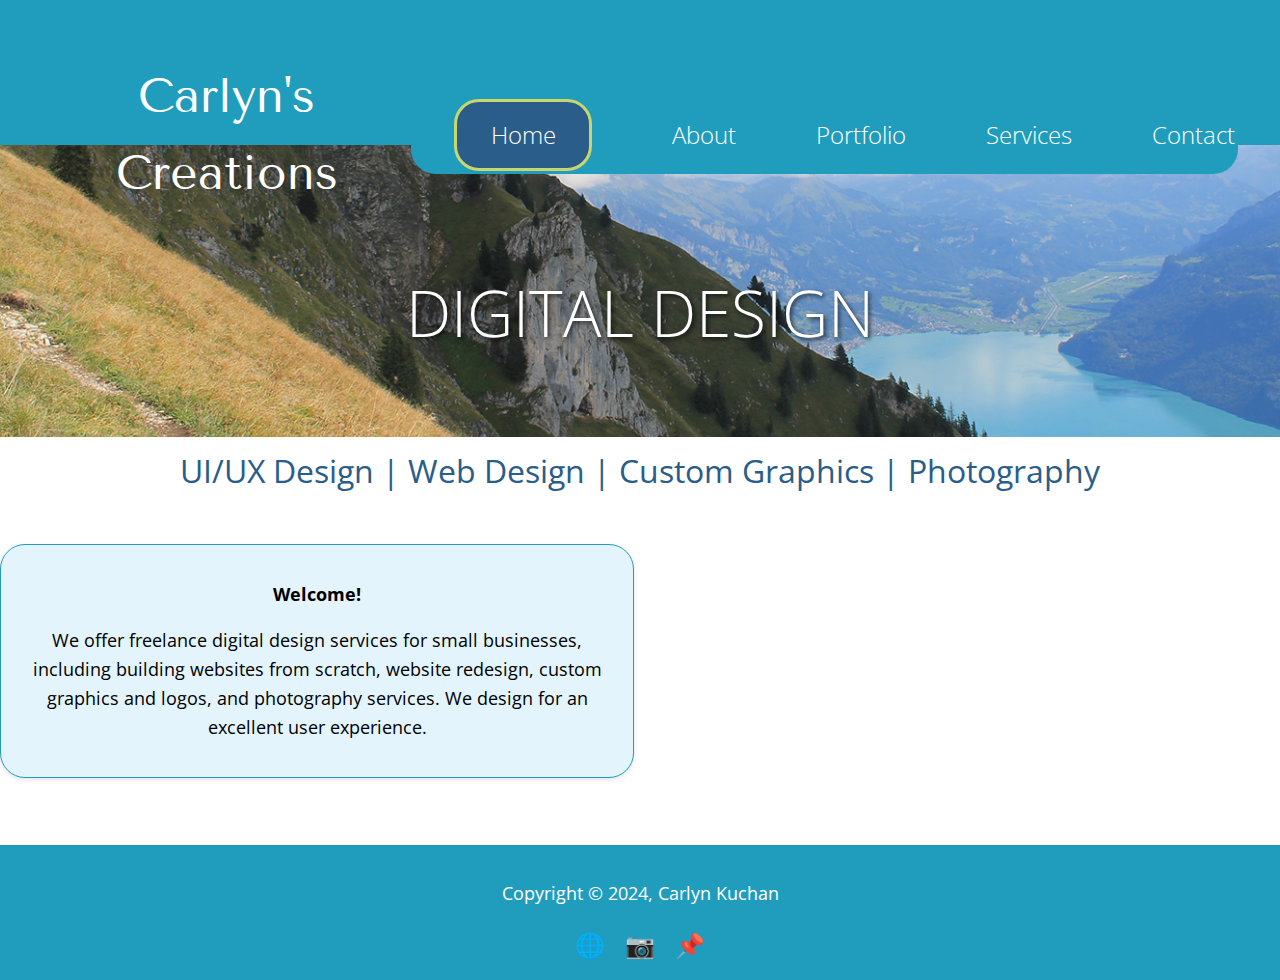
<file: index.html>
<!doctype html>
<html>
<head>
<meta charset="UTF-8">
<title>Carlyn's Creations</title>
<link href="styles.css" rel="stylesheet" type="text/css">
<link rel="preconnect" href="https://fonts.googleapis.com">
<link rel="preconnect" href="https://fonts.gstatic.com" crossorigin>
<link href="https://fonts.googleapis.com/css2?family=Open+Sans:ital,wght@0,300..800;1,300..800&display=swap" rel="stylesheet">
<link href="https://fonts.googleapis.com/css2?family=Rosario:ital,wght@0,300..700;1,300..700&family=Tenor+Sans&display=swap" rel="stylesheet">
</head>

<body>
  <header>
	  <div class="navbar">
         <h1 class="logo">Carlyn's Creations</h1> 
            <nav>
                <ul class="nav-links">
                    <li><a href="index.html" class="active">Home</a></li>
                    <li><a href="about.html">About</a></li>
                    <li><a href="portfolio.html">Portfolio</a></li>
                    <li><a href="services.html">Services</a></li>
                    <li><a href="contact.html">Contact</a></li>
                </ul>
            </nav>
        </div>
  </header>
  <main>
	  <div class="hero">
            <h2>DIGITAL DESIGN</h2>
        </div>
    <div>
      <p class="subheading">UI/UX Design | Web Design | Custom Graphics | Photography</p>
    </div>
    <section class="home">
      <section class="welcome">
       <div class="welcome-card">
         <p><strong>Welcome!</strong></p>
         <p>We offer freelance digital design services for small businesses, including building websites from scratch, website redesign, custom graphics and logos, and photography services. We design for an excellent user experience.</p>
       </div>
      </section>
      <section class="testimonials">
            <script src="https://static.elfsight.com/platform/platform.js" async></script>
            <div class="elfsight-app-091c023a-436b-4132-a4bb-d48db804c91b" data-elfsight-app-lazy></div>
            </div>
      </section>
      </section>
    <br>
  </main>
  <footer>
    <p>Copyright &copy; 2024, Carlyn Kuchan</p>
    <div class="social-media">
            <a href="https://www.etsy.com/shop/TrueDesignTemplates" aria-label="Etsy">🌐</a>
            <a href="https://www.instagram.com/carlynscaptures" aria-label="Instagram">📷</a>
            <a href="https://www.pinterest.com/carlynkuchan/_pins/" aria-label="Pinterest">📌</a>
    </div>
  </footer>
</body>
</html>
</file>
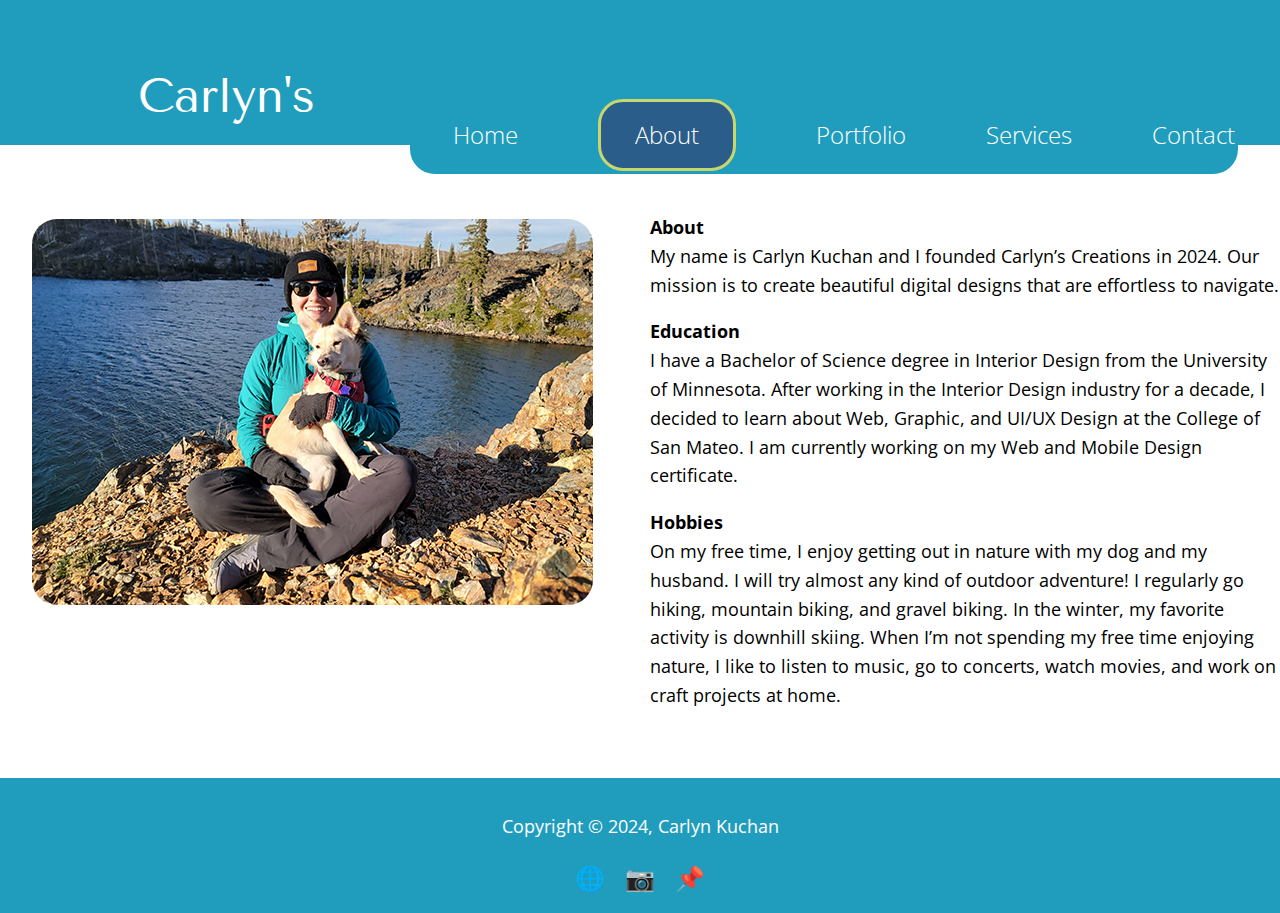
<file: about.html>
<!doctype html>
<html>
<head>
<meta charset="UTF-8">
<title>Carlyn's Creations</title>
<link href="styles.css" rel="stylesheet" type="text/css">
<link rel="preconnect" href="https://fonts.googleapis.com">
<link rel="preconnect" href="https://fonts.gstatic.com" crossorigin>
<link href="https://fonts.googleapis.com/css2?family=Open+Sans:ital,wght@0,300..800;1,300..800&display=swap" rel="stylesheet">
<link href="https://fonts.googleapis.com/css2?family=Rosario:ital,wght@0,300..700;1,300..700&family=Tenor+Sans&display=swap" rel="stylesheet">
</head>

<body>
  <header>
	  <div class="navbar">
            <h1 class="logo">Carlyn's Creations</h1>
            <nav>
                <ul class="nav-links">
                    <li><a href="index.html">Home</a></li>
                    <li><a href="about.html" class="active">About</a></li>
                    <li><a href="portfolio.html">Portfolio</a></li>
                    <li><a href="services.html">Services</a></li>
                    <li><a href="contact.html">Contact</a></li>
                </ul>
            </nav>
        </div>
  </header>
  <main>
    <section class="about">
      <div class="carlynandlulu">
        <img src="images/carlynandlulu2_small.jpg" alt="Carlyn and Lulu" style="float: left; margin: 0em 1em 1em 1em">
      </div>
      <div>
        <p><strong>About</strong><br>
        My name is Carlyn Kuchan and I founded Carlyn’s Creations in 2024. Our mission is to create beautiful digital designs that are effortless to navigate.</p>
        <p><strong>Education</strong><br>
        I have a Bachelor of Science degree in Interior Design from the University of Minnesota. After working in the Interior Design industry for a decade, I decided to learn about Web, Graphic, and UI/UX Design at the College of San Mateo. I am currently working on  my Web and Mobile Design certificate.</p>
        <p><strong>Hobbies</strong><br>
        On my free time, I enjoy getting out in nature with my dog and my husband. I will try almost any kind of outdoor adventure! I regularly go hiking, mountain biking, and gravel biking. In the winter, my favorite activity is downhill skiing. When I’m not spending my free time enjoying nature, I like to listen to music, go to concerts, watch movies, and work on craft projects at home.</p> 
      </div>
    </section>
  </main>
  <footer>
    <p>Copyright &copy; 2024, Carlyn Kuchan</p>
    <div class="social-media">
            <a href="https://www.etsy.com/shop/TrueDesignTemplates" aria-label="Etsy">🌐</a>
            <a href="https://www.instagram.com/carlynscaptures" aria-label="Instagram">📷</a>
            <a href="https://www.pinterest.com/carlynkuchan/_pins/" aria-label="Pinterest">📌</a>
    </div>
  </footer>
</body>
</html>
</file>
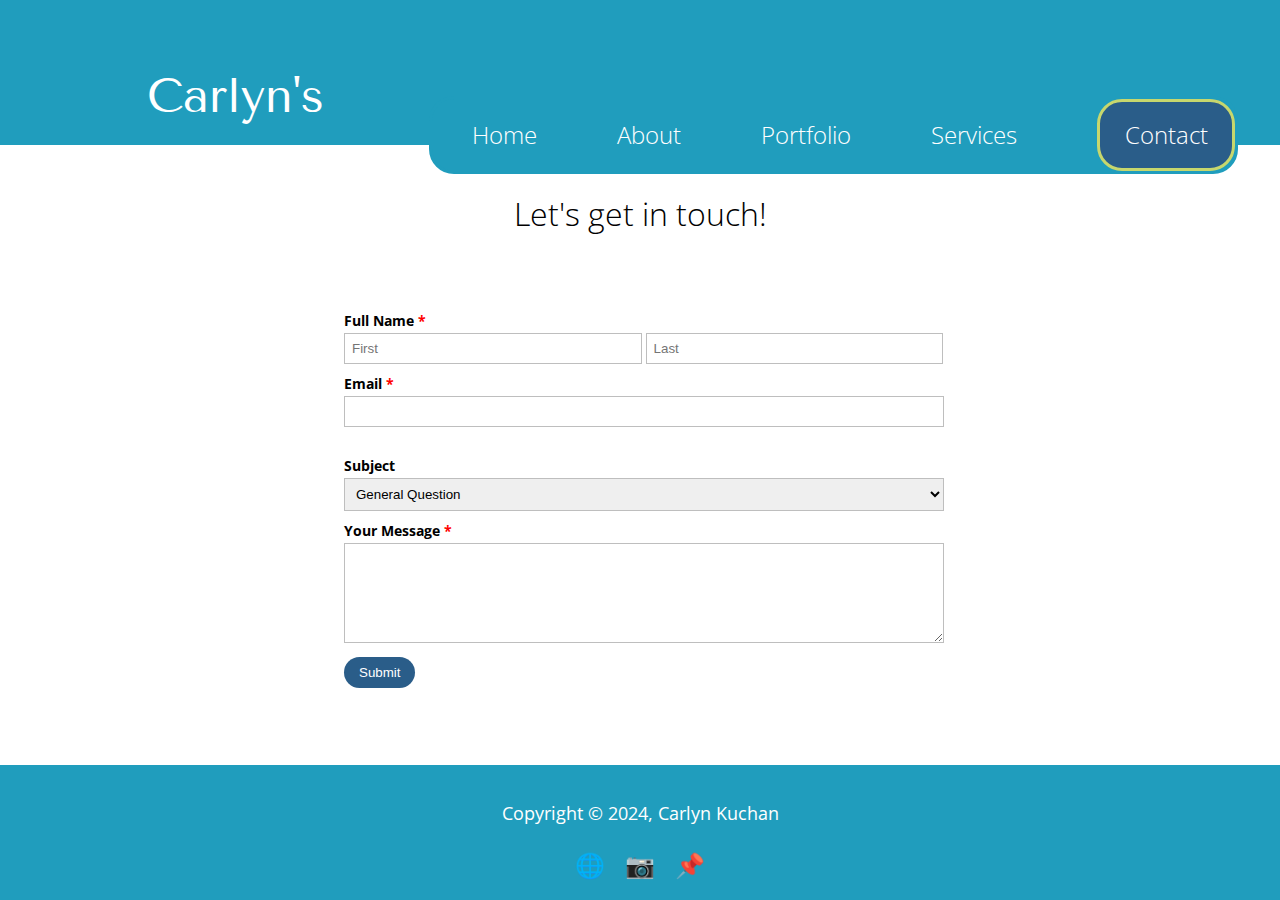
<file: contact.html>
<!doctype html>
<html>
<head>
<meta charset="UTF-8">
<title>Carlyn's Creations</title>
<link href="styles.css" rel="stylesheet" type="text/css">
<link rel="preconnect" href="https://fonts.googleapis.com">
<link rel="preconnect" href="https://fonts.gstatic.com" crossorigin>
<link href="https://fonts.googleapis.com/css2?family=Open+Sans:ital,wght@0,300..800;1,300..800&display=swap" rel="stylesheet">
<link href="https://fonts.googleapis.com/css2?family=Rosario:ital,wght@0,300..700;1,300..700&family=Tenor+Sans&display=swap" rel="stylesheet">
</head>

<body>
  <header>
	  <div class="navbar">
            <h1 class="logo">Carlyn's Creations</h1>
            <nav>
                <ul class="nav-links">
                    <li><a href="index.html">Home</a></li>
                    <li><a href="about.html">About</a></li>
                    <li><a href="portfolio.html">Portfolio</a></li>
                    <li><a href="services.html">Services</a></li>
                    <li><a href="contact.html" class="active">Contact</a></li>
                </ul>
            </nav>
        </div>
  </header>
  <main>
    <h4>Let's get in touch!</h4>
    <form action="mailto:carlynkuchan@gmail.com" method="post" enctype="text/plain">
      <ul class="form-style-1">
          <li><label>Full Name <span class="required">*</span></label><input type="text" name="first name" class="field-divided" placeholder="First" /> <input type="text" name="last name" class="field-divided" placeholder="Last" /></li>
          <li>
            <label>Email <span class="required">*</span></label>
            <input type="email" name="email" class="field-long"/>
          </li>
    <li>
    <label><br>
      Subject</label>
    <select name="subject" class="field-select">
      <option value="General Question">General Question</option>
      <option value="General Question">Website Work</option>
      <option value="General Question">Design Work</option>
    </select>
    </li>
      <li>
        <label>Your Message <span class="required">*</span></label>
        <textarea name="your message" id="field5" class="field-long field-textarea"></textarea>
        </li>
      <li>
        <input type="submit" value="Submit"/>
      </li>
    </ul>
  </form>
</main>
<footer>
    <p>Copyright &copy; 2024, Carlyn Kuchan</p>
    <div class="social-media">
            <a href="https://www.etsy.com/shop/TrueDesignTemplates" aria-label="Etsy">🌐</a>
            <a href="https://www.instagram.com/carlynscaptures" aria-label="Instagram">📷</a>
            <a href="https://www.pinterest.com/carlynkuchan/_pins/" aria-label="Pinterest">📌</a>
    </div>
  </footer>
</body>
</html>
</file>
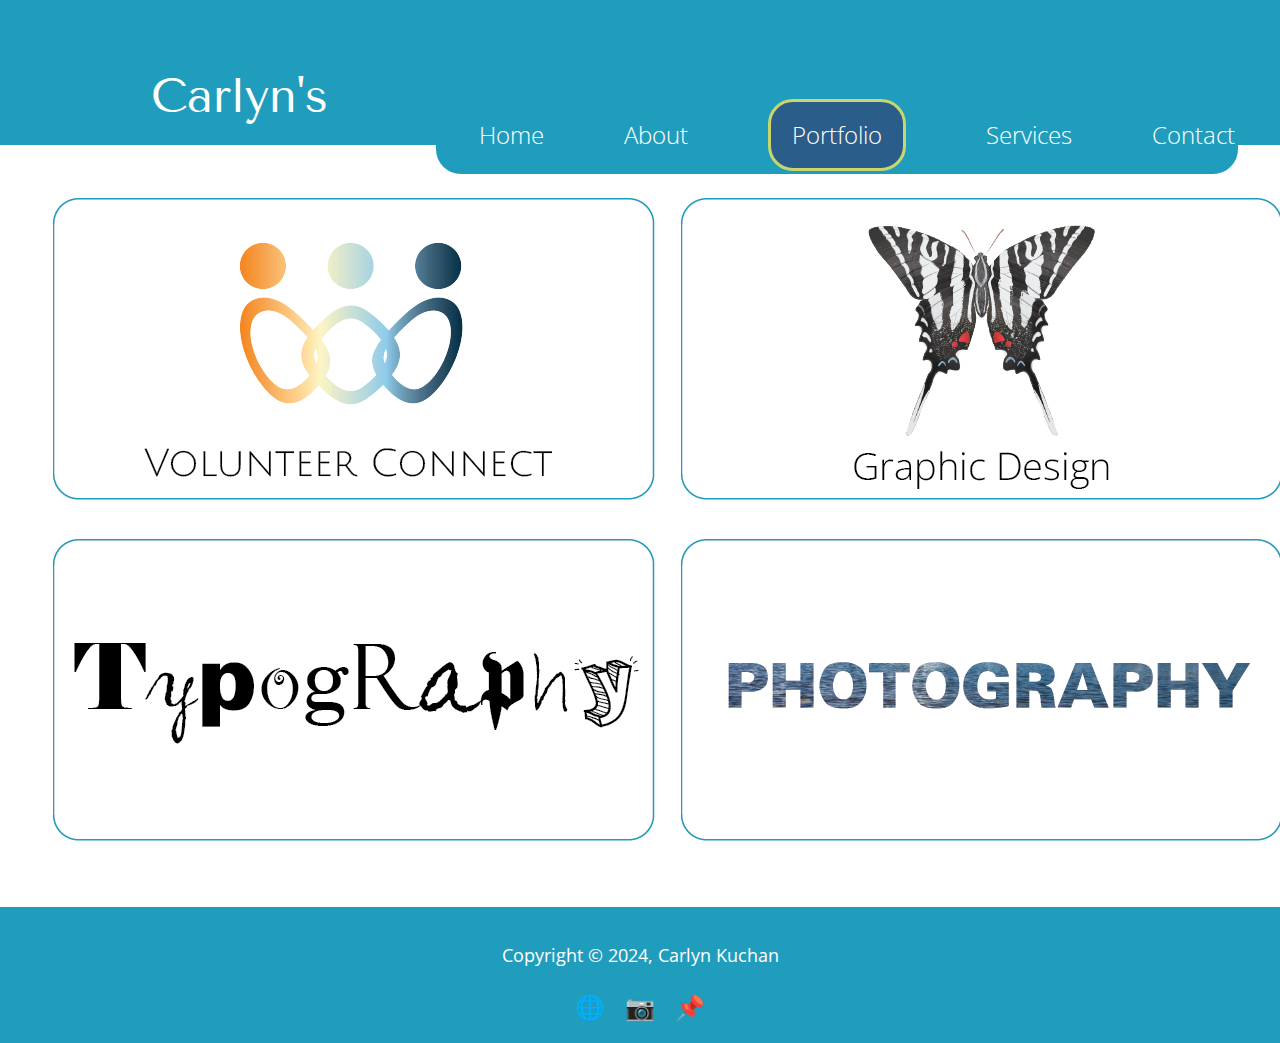
<file: portfolio.html>
<!doctype html>
<html>
<head>
<meta charset="UTF-8">
<title>Carlyn's Creations</title>
<link href="styles.css" rel="stylesheet" type="text/css">
<link rel="preconnect" href="https://fonts.googleapis.com">
<link rel="preconnect" href="https://fonts.gstatic.com" crossorigin>
<link href="https://fonts.googleapis.com/css2?family=Open+Sans:ital,wght@0,300..800;1,300..800&display=swap" rel="stylesheet">
<link href="https://fonts.googleapis.com/css2?family=Rosario:ital,wght@0,300..700;1,300..700&family=Tenor+Sans&display=swap" rel="stylesheet">
</head>

<body>
  <header>
	  <div class="navbar">
            <h1 class="logo">Carlyn's Creations</h1>
            <nav>
                <ul class="nav-links">
                    <li><a href="index.html">Home</a></li>
                    <li><a href="about.html" >About</a></li>
                    <li><a href="portfolio.html" class="active">Portfolio</a></li>
                    <li><a href="services.html">Services</a></li>
                    <li><a href="contact.html">Contact</a></li>
                </ul>
            </nav>
        </div>
  </header>
  <main>
    <section class="portfolio">
      <div>
        <a href="project1volunteerconnect.html">
        <img src="images/volunteerconnect-01.png" alt= "Volunteer Connect">
        </a>
      </div>
      <div>
        <a href="project2graphicdesign.html">
        <img src="images/graphicdesign-01.png" alt="Graphic Design">
        </a>
      </div>
      <div>
        <a href="project3typography.html">
        <img src="images/typography-01.png" alt="Typography">
        </a>
      </div>
      <div>
        <a href="project4photography.html">
        <img src="images/photography-01.png" alt="photography">
        </a>
      </div>
    </section>
  </main>
  <footer>
    <p>Copyright &copy; 2024, Carlyn Kuchan</p>
    <div class="social-media">
            <a href="https://www.etsy.com/shop/TrueDesignTemplates" aria-label="Etsy">🌐</a>
            <a href="https://www.instagram.com/carlynscaptures" aria-label="Instagram">📷</a>
            <a href="https://www.pinterest.com/carlynkuchan/_pins/" aria-label="Pinterest">📌</a>
    </div>
  </footer>
</body>
</html>
</file>
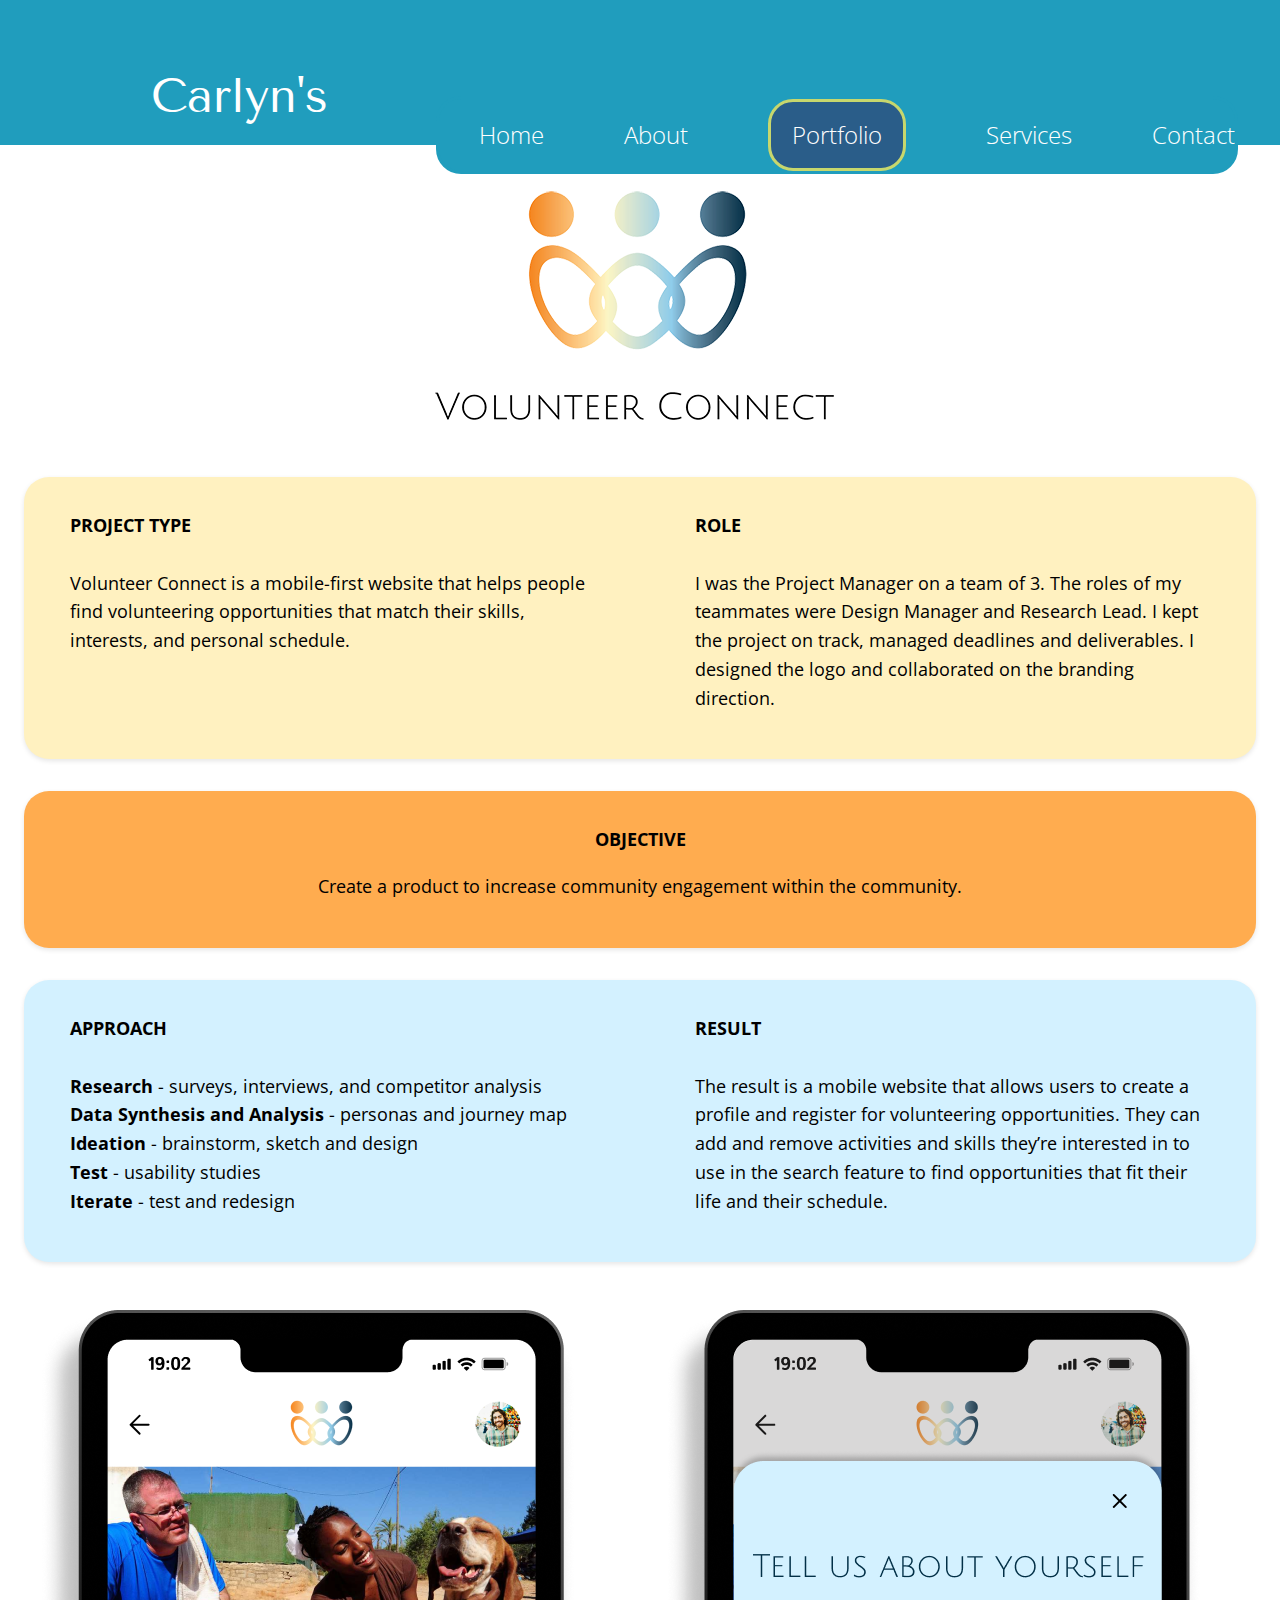
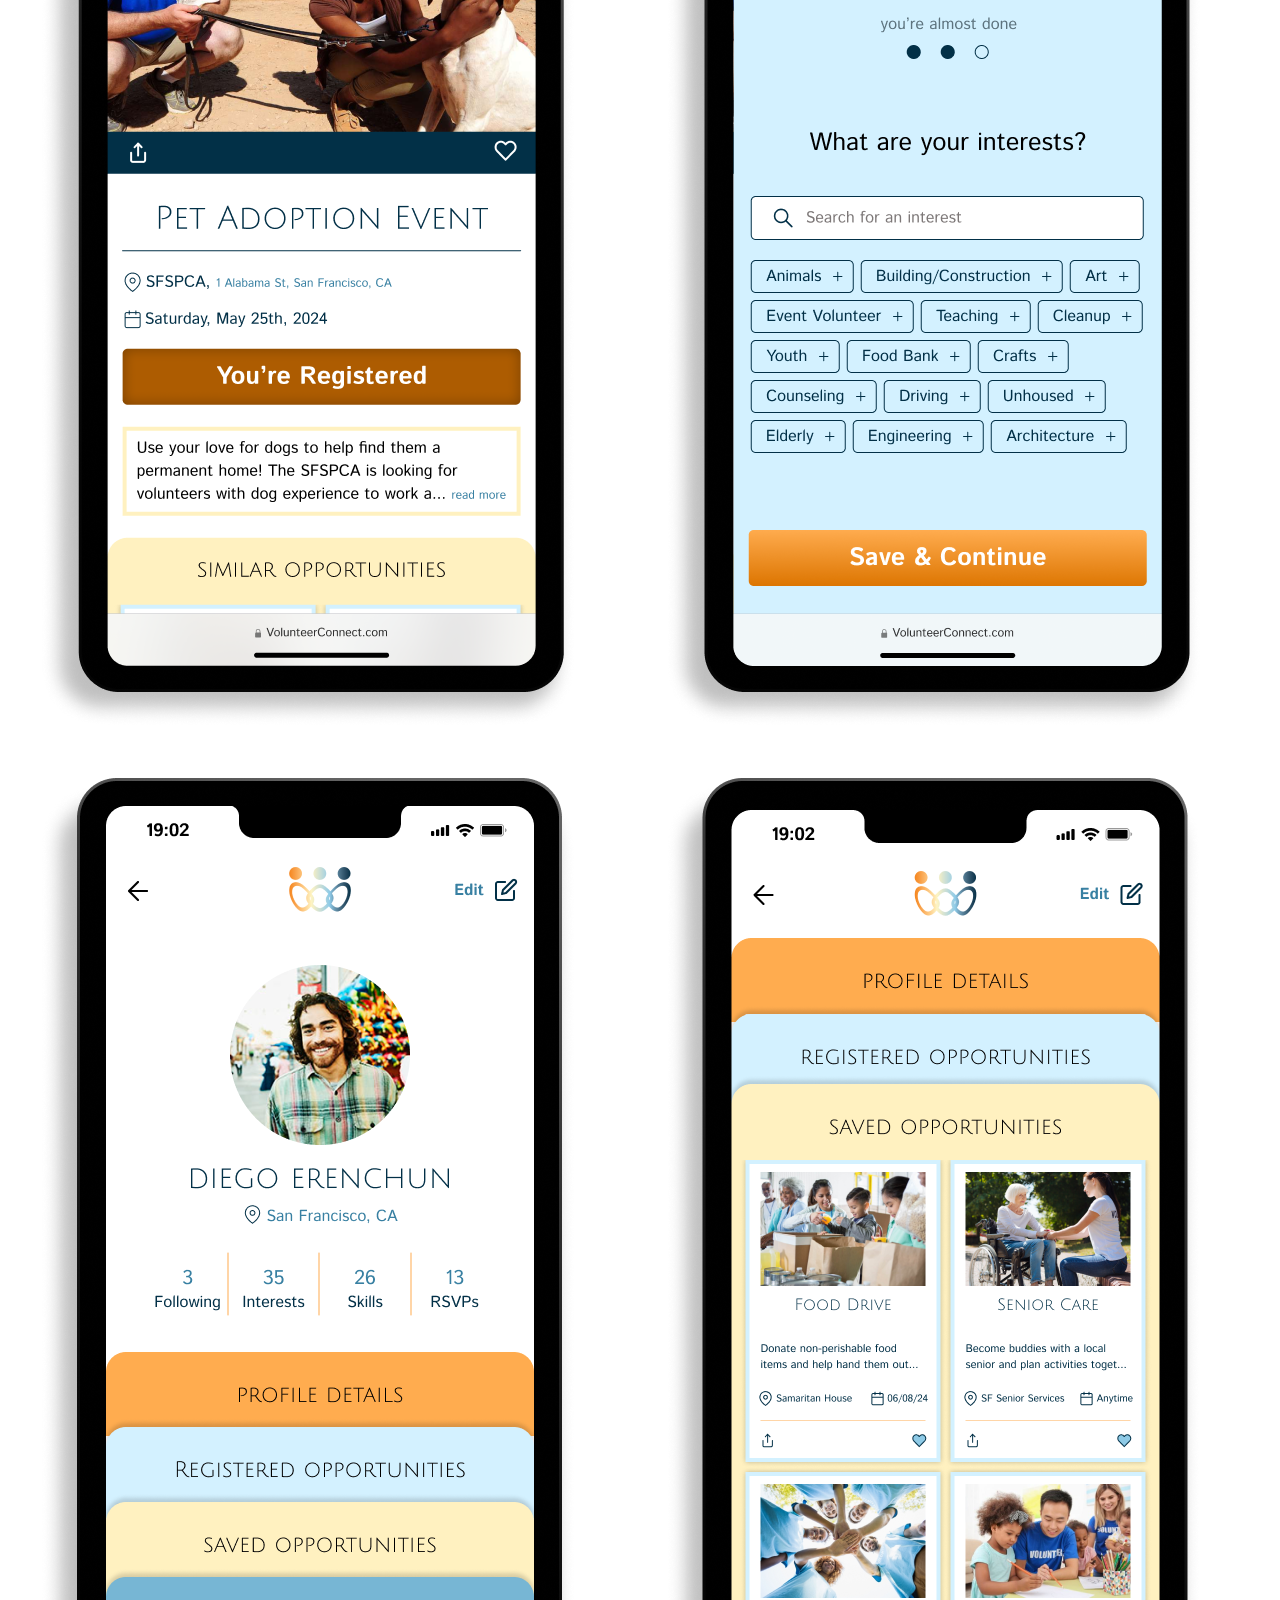
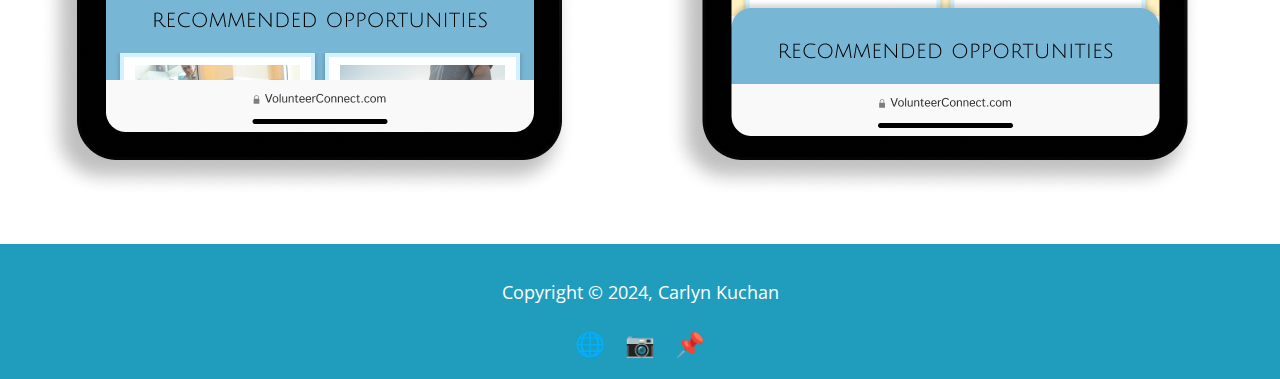
<file: project1volunteerconnect.html>
<!doctype html>
<html>
<head>
<meta charset="UTF-8">
<title>Carlyn's Creations</title>
<link href="styles.css" rel="stylesheet" type="text/css">
<link rel="preconnect" href="https://fonts.googleapis.com">
<link rel="preconnect" href="https://fonts.gstatic.com" crossorigin>
<link href="https://fonts.googleapis.com/css2?family=Open+Sans:ital,wght@0,300..800;1,300..800&display=swap" rel="stylesheet">
<link href="https://fonts.googleapis.com/css2?family=Rosario:ital,wght@0,300..700;1,300..700&family=Tenor+Sans&display=swap" rel="stylesheet">
</head>

<body>
  <header>
	  <div class="navbar">
            <h1 class="logo">Carlyn's Creations</h1>
            <nav>
                <ul class="nav-links">
                    <li><a href="index.html">Home</a></li>
                    <li><a href="about.html" >About</a></li>
                    <li><a href="portfolio.html" class="active">Portfolio</a></li>
                    <li><a href="services.html">Services</a></li>
                    <li><a href="contact.html">Contact</a></li>
                </ul>
            </nav>
        </div>
  </header>
  <main>
     <div class="portfoliotitle">
      <img src="images/volunteerconnect2-01small.png" alt="Volunteer Connect">
    </div>
    <section class="projecttype">
      <div class="textbox">
        <p><strong>PROJECT TYPE</strong><br><br>
        Volunteer Connect is a mobile-first website that helps people find volunteering opportunities that match their skills, interests, and personal schedule.
        </p>
      </div>
      <div class="textbox">
        <p><strong>ROLE</strong><br><br>
        I was the Project Manager on a team of 3. The roles of my teammates were Design Manager and Research Lead. I kept the project on track, managed deadlines and deliverables. I designed the logo and collaborated on the branding direction.
        </p>
      </div>
    </section>
    <section class="objective">
      <div>  
        <p><strong>OBJECTIVE</strong></p>
      </div>
      <div>
        <p>Create a product to increase community engagement within the community.</p>
      </div>
    </section>
    <section class="approachandresult">
      <div class="textbox">
        <p><strong>APPROACH</strong><br><br>
          <strong>Research</strong> - surveys, interviews, and competitor analysis<br>
          <strong>Data Synthesis and Analysis</strong> - personas and journey map<br>
          <strong>Ideation</strong> - brainstorm, sketch and design<br>
          <strong>Test</strong> - usability studies<br>
          <strong>Iterate</strong> - test and redesign
        </p>
      </div>
      <div class="textbox">
        <p><strong>RESULT</strong><br><br>
          The result is a mobile website that allows users to create a profile and register for volunteering opportunities. They can add and remove activities and skills they’re interested in to use in the search feature to find opportunities that fit their life and their schedule. 
        </p>
      </div>
    </section>
    <section class="mockups">
      <img src="images/mock1.png" alt="Mockup 1">
      <img src="images/mock3.png" alt="Mockup 3">
      <img src="images/mock4.png" alt="Mockup 4">
      <img src="images/mock2.png" alt="Mockup 2">
    </section>
	 
  </main>
  <footer>
    <p>Copyright &copy; 2024, Carlyn Kuchan</p>
    <div class="social-media">
            <a href="https://www.etsy.com/shop/TrueDesignTemplates" aria-label="Etsy">🌐</a>
            <a href="https://www.instagram.com/carlynscaptures" aria-label="Instagram">📷</a>
            <a href="https://www.pinterest.com/carlynkuchan/_pins/" aria-label="Pinterest">📌</a>
    </div>
  </footer>
</body>
</html>
</file>
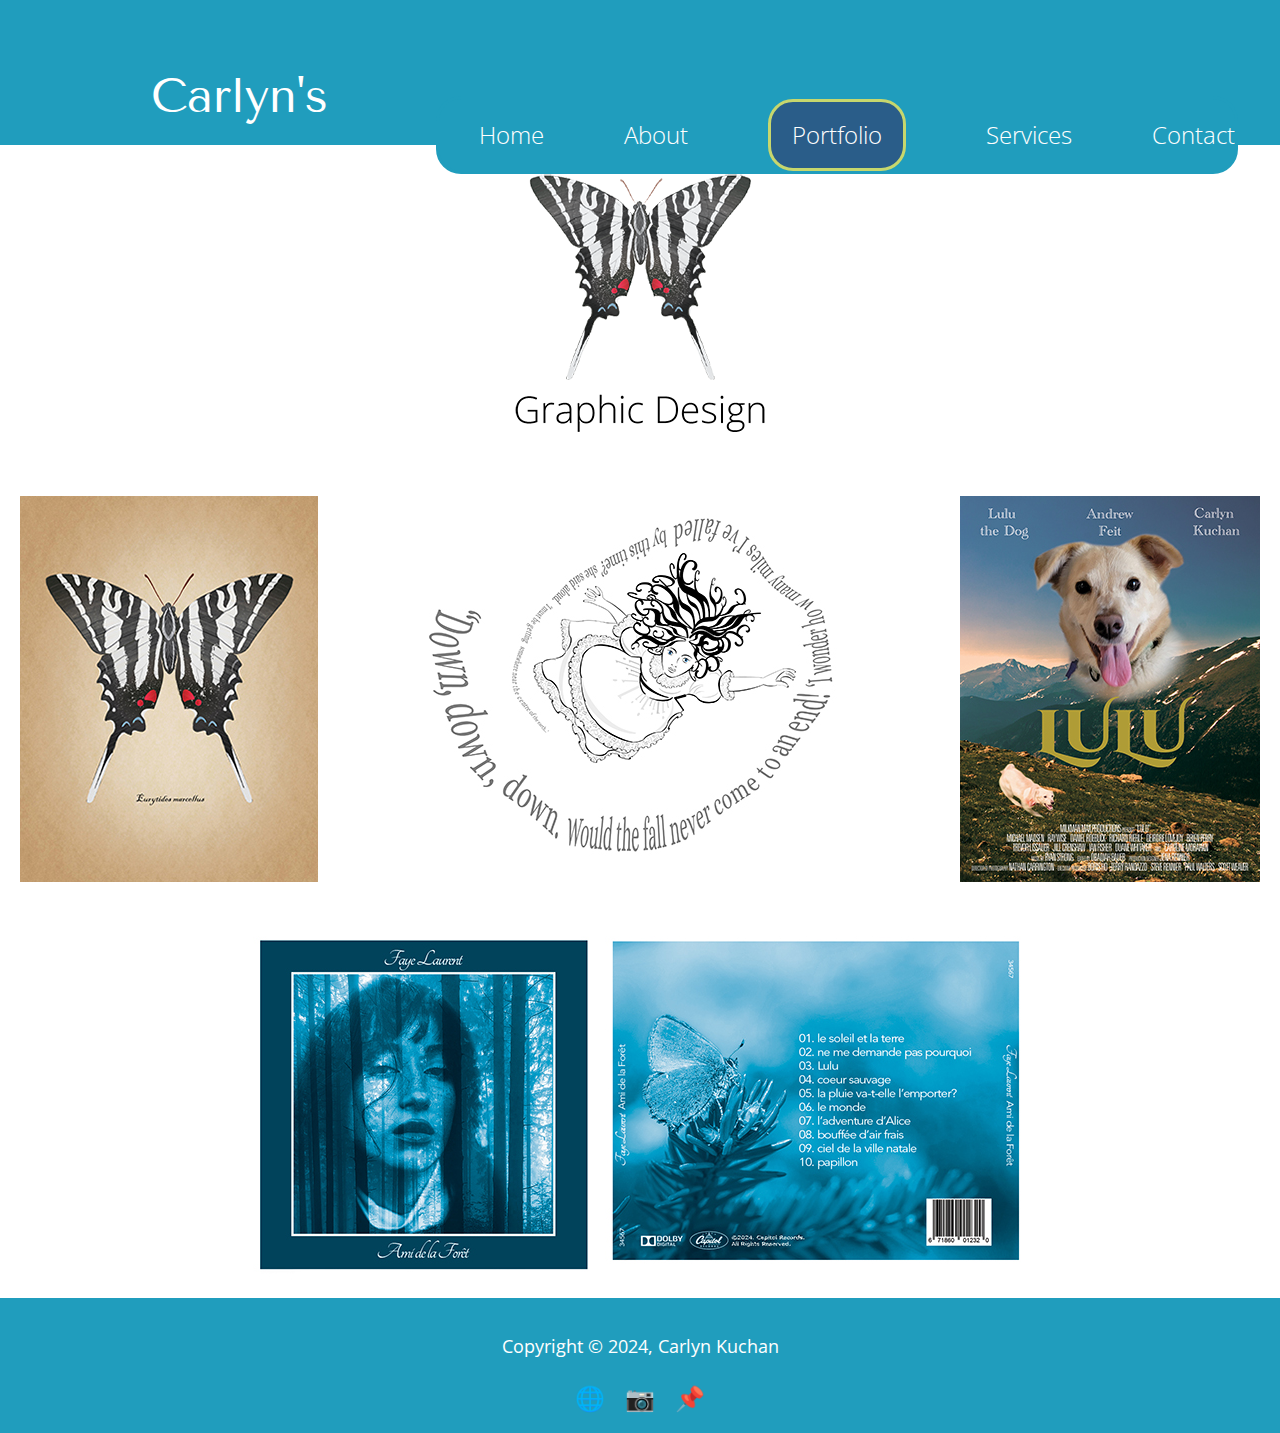
<file: project2graphicdesign.html>
<!doctype html>
<html>
<head>
<meta charset="UTF-8">
<title>Carlyn's Creations</title>
<link href="styles.css" rel="stylesheet" type="text/css">
<link rel="preconnect" href="https://fonts.googleapis.com">
<link rel="preconnect" href="https://fonts.gstatic.com" crossorigin>
<link href="https://fonts.googleapis.com/css2?family=Open+Sans:ital,wght@0,300..800;1,300..800&display=swap" rel="stylesheet">
<link href="https://fonts.googleapis.com/css2?family=Rosario:ital,wght@0,300..700;1,300..700&family=Tenor+Sans&display=swap" rel="stylesheet">
</head>

<body>
  <header>
	  <div class="navbar">
            <h1 class="logo">Carlyn's Creations</h1>
            <nav>
                <ul class="nav-links">
                    <li><a href="index.html">Home</a></li>
                    <li><a href="about.html" >About</a></li>
                    <li><a href="portfolio.html" class="active">Portfolio</a></li>
                    <li><a href="services.html">Services</a></li>
                    <li><a href="contact.html">Contact</a></li>
                </ul>
            </nav>
        </div>
  </header>
  <main>
    <div class="portfoliotitle">
      <img src="images/graphicdesign2-01small.png" alt="Graphic Design">
    </div>
    <br>
    <div class="container2">
      <img src="images/Butterfly_Illustration_small.jpg" alt="Scientific Butterfly Illustration">
      <img src="images/Typographic Illustration-01_small.jpg" alt="Alice in Wonderland Typographic Illustration">
      <img src="images/Lulu_Poster_revised_small.jpg" alt="Lulu the dog Movie Poster">
      <img src="images/CD_Album_Cover_small.jpg" alt="Faye Laurent album cover art">
    </div>
  </main>
  <footer>
    <p>Copyright &copy; 2024, Carlyn Kuchan</p>
    <div class="social-media">
            <a href="https://www.etsy.com/shop/TrueDesignTemplates" aria-label="Etsy">🌐</a>
            <a href="https://www.instagram.com/carlynscaptures" aria-label="Instagram">📷</a>
            <a href="https://www.pinterest.com/carlynkuchan/_pins/" aria-label="Pinterest">📌</a>
    </div>
  </footer>
</body>
</html>
</file>
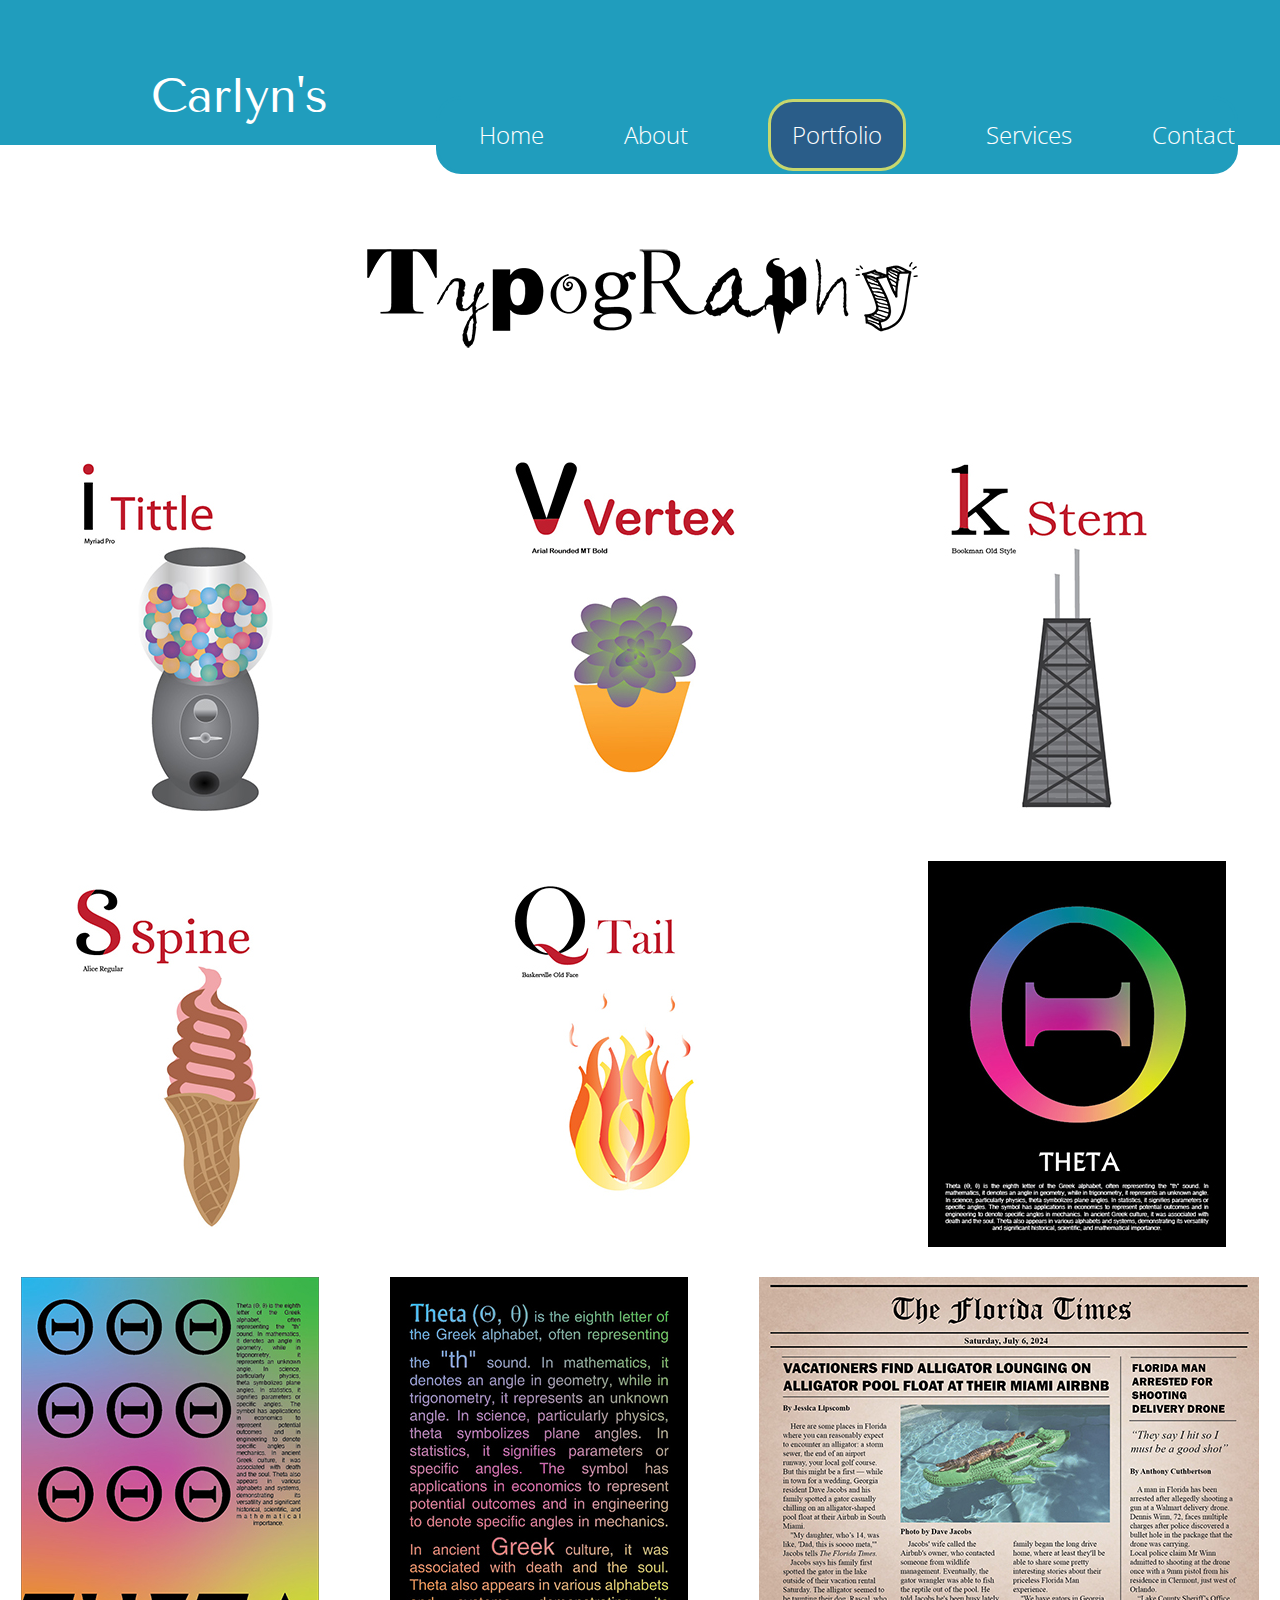
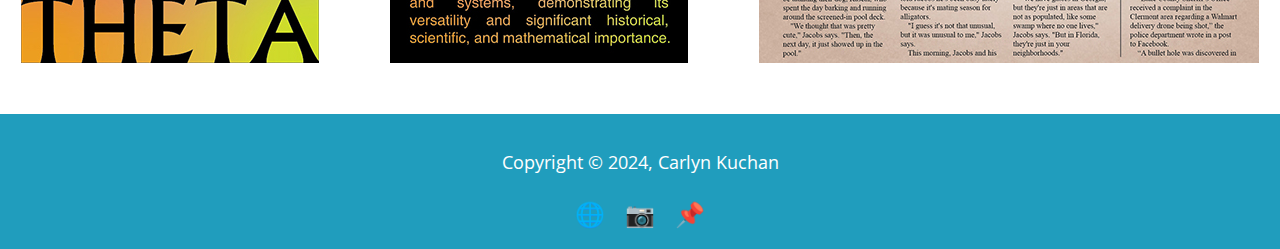
<file: project3typography.html>
<!doctype html>
<html>
<head>
<meta charset="UTF-8">
<title>Carlyn's Creations</title>
<link href="styles.css" rel="stylesheet" type="text/css">
<link rel="preconnect" href="https://fonts.googleapis.com">
<link rel="preconnect" href="https://fonts.gstatic.com" crossorigin>
<link href="https://fonts.googleapis.com/css2?family=Open+Sans:ital,wght@0,300..800;1,300..800&display=swap" rel="stylesheet">
<link href="https://fonts.googleapis.com/css2?family=Rosario:ital,wght@0,300..700;1,300..700&family=Tenor+Sans&display=swap" rel="stylesheet">
</head>

<body>
  <header>
	  <div class="navbar">
            <h1 class="logo">Carlyn's Creations</h1>
            <nav>
                <ul class="nav-links">
                    <li><a href="index.html">Home</a></li>
                    <li><a href="about.html" >About</a></li>
                    <li><a href="portfolio.html" class="active">Portfolio</a></li>
                    <li><a href="services.html">Services</a></li>
                    <li><a href="contact.html">Contact</a></li>
                </ul>
            </nav>
        </div>
  </header>
  <main>
    <div class=portfoliotitle>
      <img src="images/typography2-01small.png" alt="Typography">
    </div>
    <div class="container2">
      <img src="images/Type Anatomy Deconstructivism-01_small.jpg" alt="Type Anatomy Deconstructivism - Tittle">
      <img src="images/Type Anatomy Deconstructivism-02_small.jpg" alt="Type Anatomy Deconstructivism - Vertex">
      <img src="images/Type Anatomy Deconstructivism-03_small.jpg" alt="Type Anatomy Deconstructivism - Stem">
      <img src="images/Type Anatomy Deconstructivism-04_small.jpg" alt="Type Anatomy Deconstructivism - Spine">
      <img src="images/Type Anatomy Deconstructivism-05_small.jpg" alt="Type Anatomy Deconstructivism - Tail">
      <img src="images/theta-01_small.jpg" alt="Theta Symbol Graphic 1">
      <img src="images/theta-02_small.jpg" alt="Theta Symbol Graphic 2">
      <img src="images/theta-03_small.jpg" alt="Theta Symbol Graphic 3">
      <img src="images/Funny Papers-01_small.jpg" alt="Funny Papers">
    </div>
    <br>
	 
  </main>
  <footer>
    <p>Copyright &copy; 2024, Carlyn Kuchan</p>
    <div class="social-media">
            <a href="https://www.etsy.com/shop/TrueDesignTemplates" aria-label="Etsy">🌐</a>
            <a href="https://www.instagram.com/carlynscaptures" aria-label="Instagram">📷</a>
            <a href="https://www.pinterest.com/carlynkuchan/_pins/" aria-label="Pinterest">📌</a>
    </div>
  </footer>
</body>
</html>
</file>
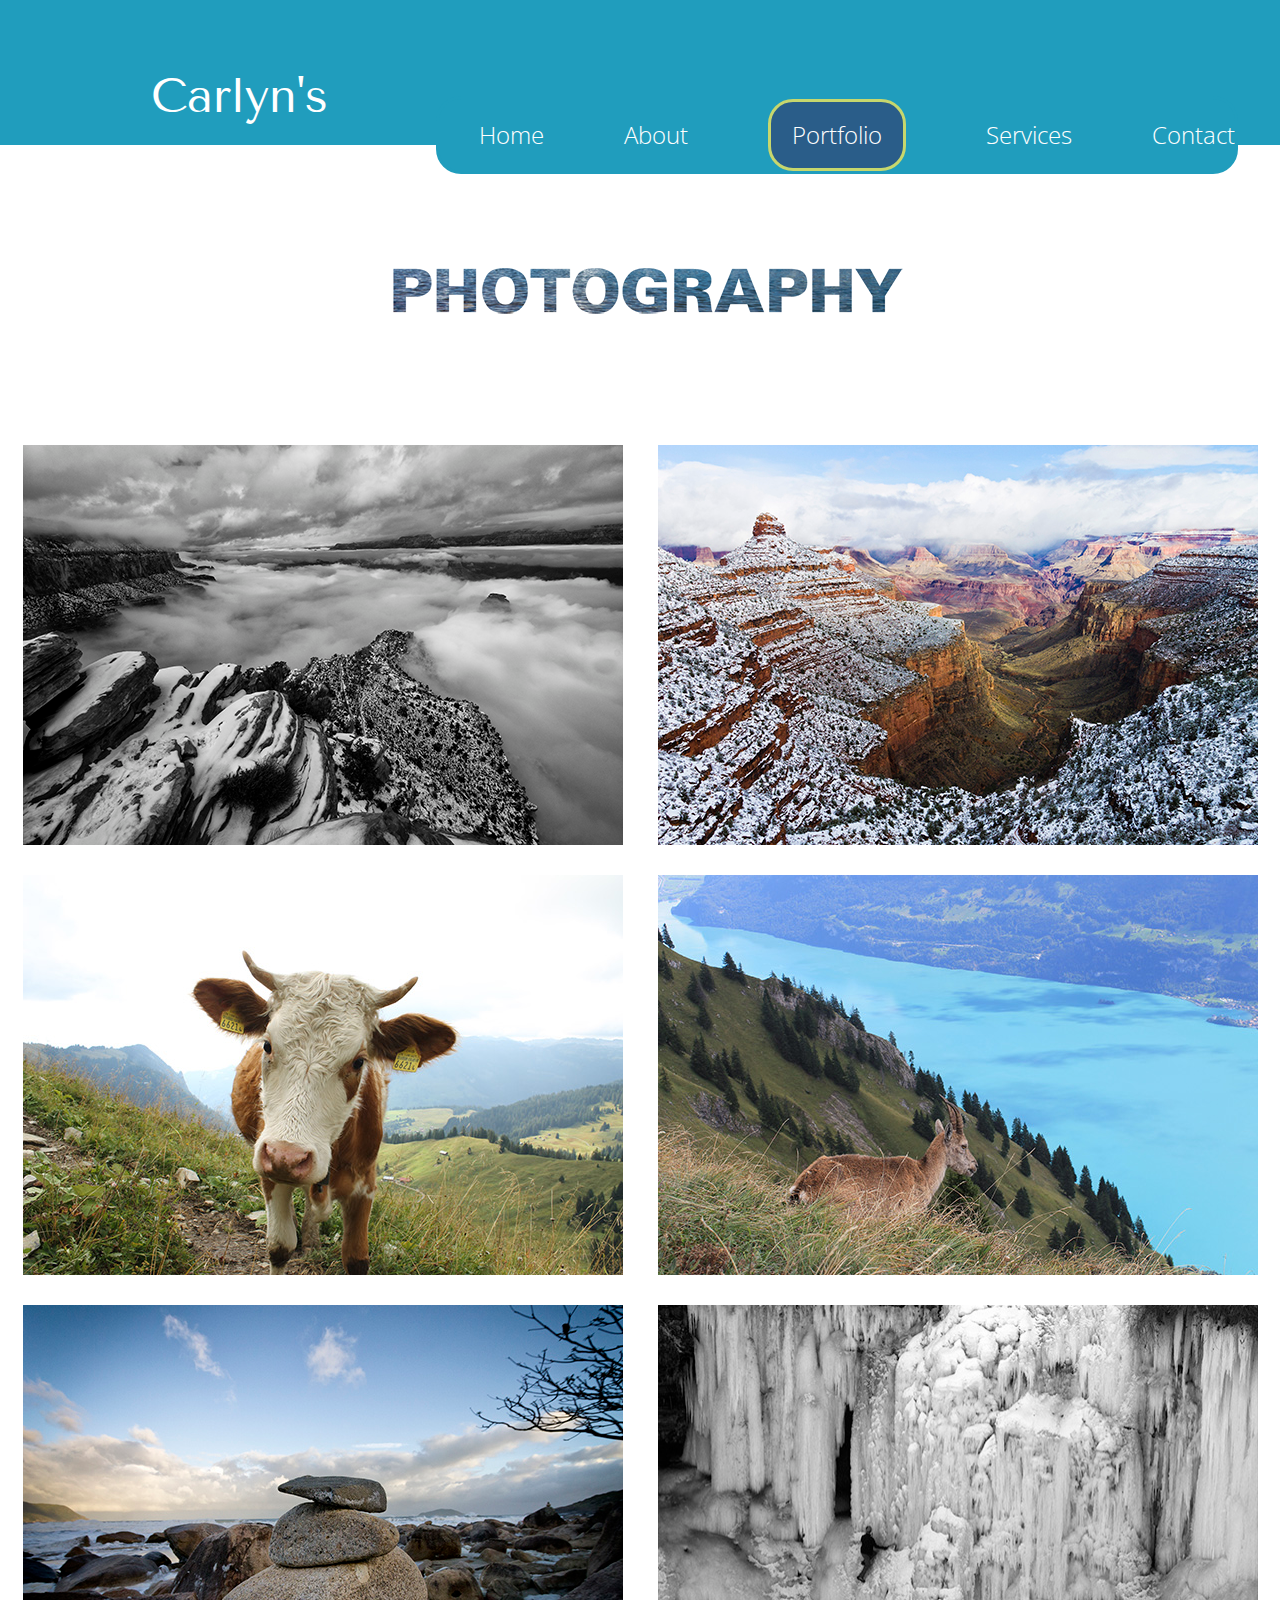
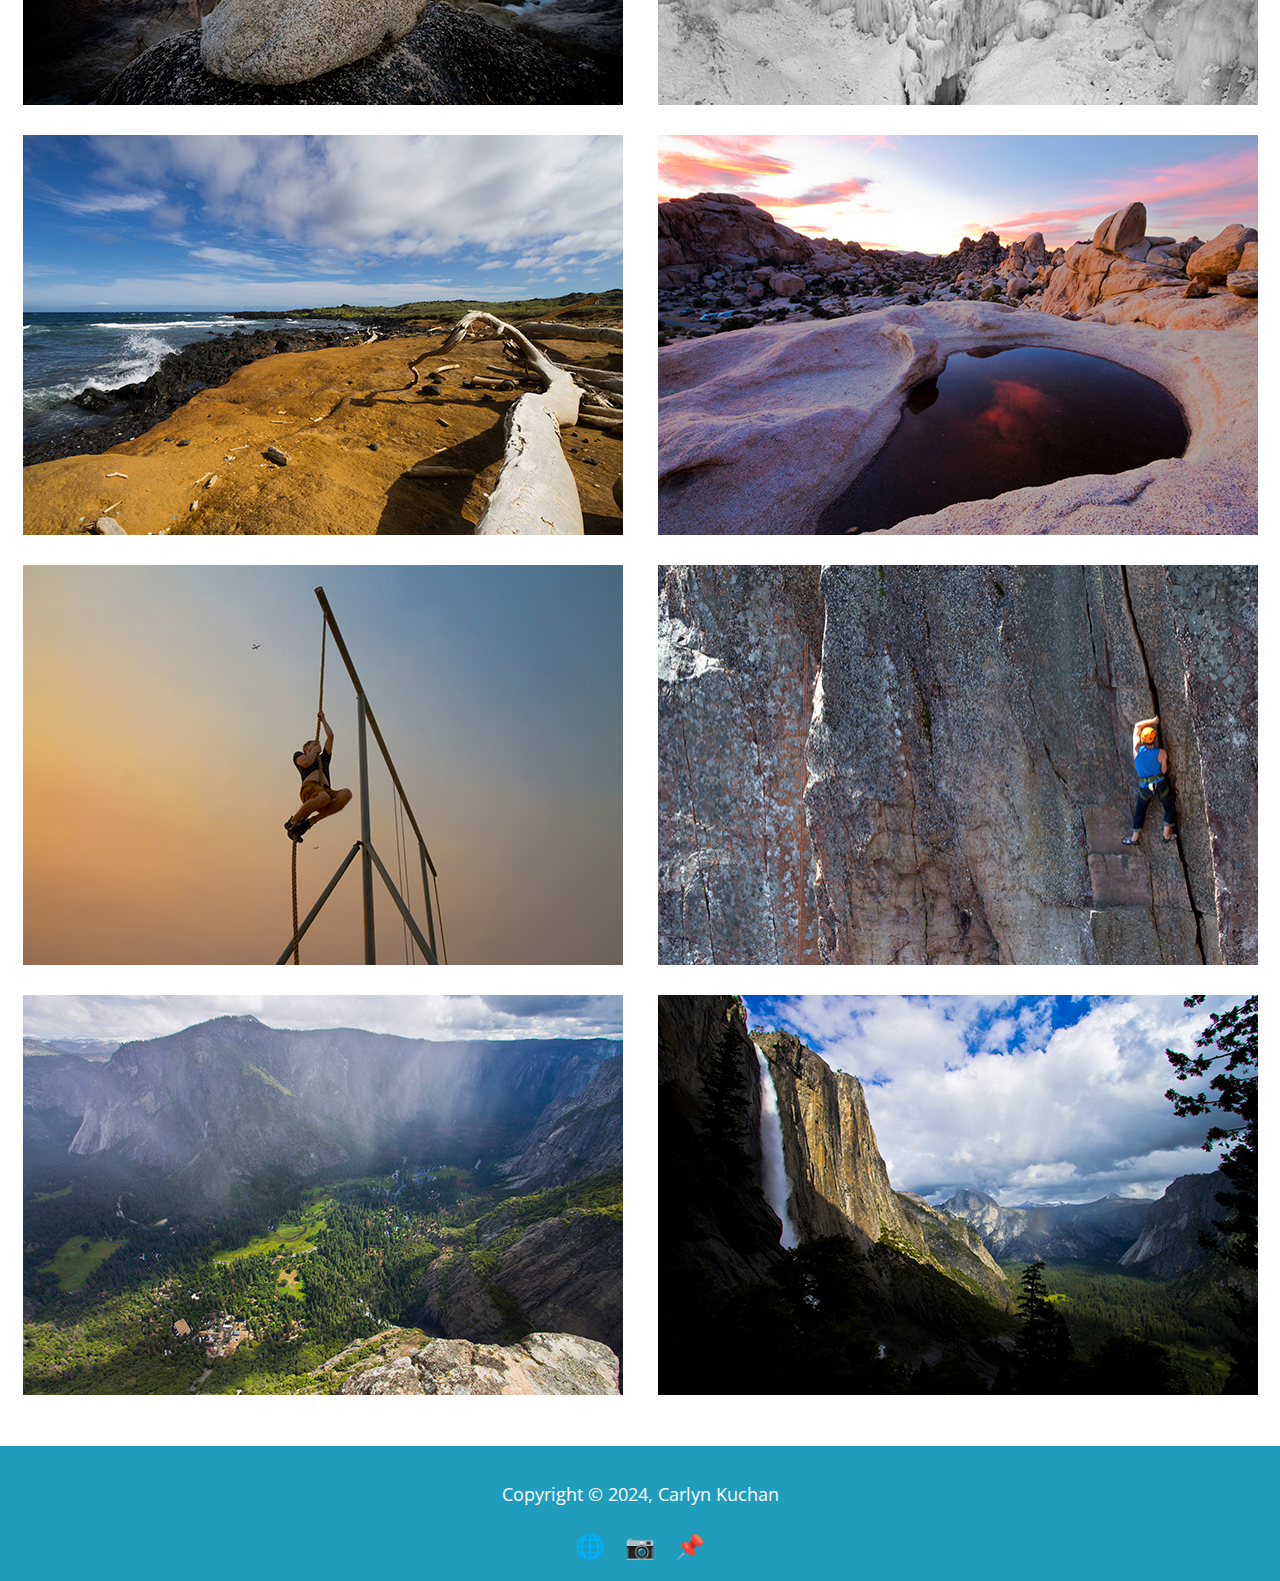
<file: project4photography.html>
<!doctype html>
<html>
<head>
<meta charset="UTF-8">
<title>Carlyn's Creations</title>
<link href="styles.css" rel="stylesheet" type="text/css">
<link rel="preconnect" href="https://fonts.googleapis.com">
<link rel="preconnect" href="https://fonts.gstatic.com" crossorigin>
<link href="https://fonts.googleapis.com/css2?family=Open+Sans:ital,wght@0,300..800;1,300..800&display=swap" rel="stylesheet">
<link href="https://fonts.googleapis.com/css2?family=Rosario:ital,wght@0,300..700;1,300..700&family=Tenor+Sans&display=swap" rel="stylesheet">
</head>

<body>
  <header>
	  <div class="navbar">
            <h1 class="logo">Carlyn's Creations</h1>
            <nav>
                <ul class="nav-links">
                    <li><a href="index.html">Home</a></li>
                    <li><a href="about.html" >About</a></li>
                    <li><a href="portfolio.html" class="active">Portfolio</a></li>
                    <li><a href="services.html">Services</a></li>
                    <li><a href="contact.html">Contact</a></li>
                </ul>
            </nav>
        </div>
  </header>
  <main>
    <div class=portfoliotitle>
      <img src="images/photography2-01small.png" alt="Photography">
    </div>
    <section class="photography">
    <div class="container2">
      <img src="images/grandcanyonbw.jpg" alt="Grand Canyon with snow in black and white">
      <img src="images/grandcanyon2.jpg" alt="Grand Canyon with snow">
      <img src="images/swisscow.jpg" alt="Cow in the Swiss Alps">
      <img src="images/mountaingoat.jpg" alt="Swiss Alps Mountain Goat">
      <img src="images/floriparocks.jpg" alt="Rocks in Florianopolis">
      <img src="images/iceclimber.jpg" alt="Ice Climber">
      <img src="images/hawaiilog.jpg" alt="Hawaii Big Island Coast">
      <img src="images/jtreesunset.jpg" alt="Joshua Tree Sunset">
      <img src="images/LArope.jpg" alt="Los Angeles rope climber">
      <img src="images/rockclimber.jpg" alt="Rock Climber">
      <img src="images/yosemitevalley.jpg" alt="Yosemite Valley from above">
      <img src="images/yosemitewaterfall.jpg" alt="Yosemite Waterfall">
    </div>
    </section>
    <br>
	 
  </main>
  <footer>
    <div>
    <p>Copyright &copy; 2024, Carlyn Kuchan</p>
    
    <div class="social-media">
            <a href="https://www.etsy.com/shop/TrueDesignTemplates" aria-label="Etsy">🌐</a>
            <a href="https://www.instagram.com/carlynscaptures" aria-label="Instagram">📷</a>
            <a href="https://www.pinterest.com/carlynkuchan/_pins/" aria-label="Pinterest">📌</a>
    </div>
  </footer>
</body>
</html>
</file>
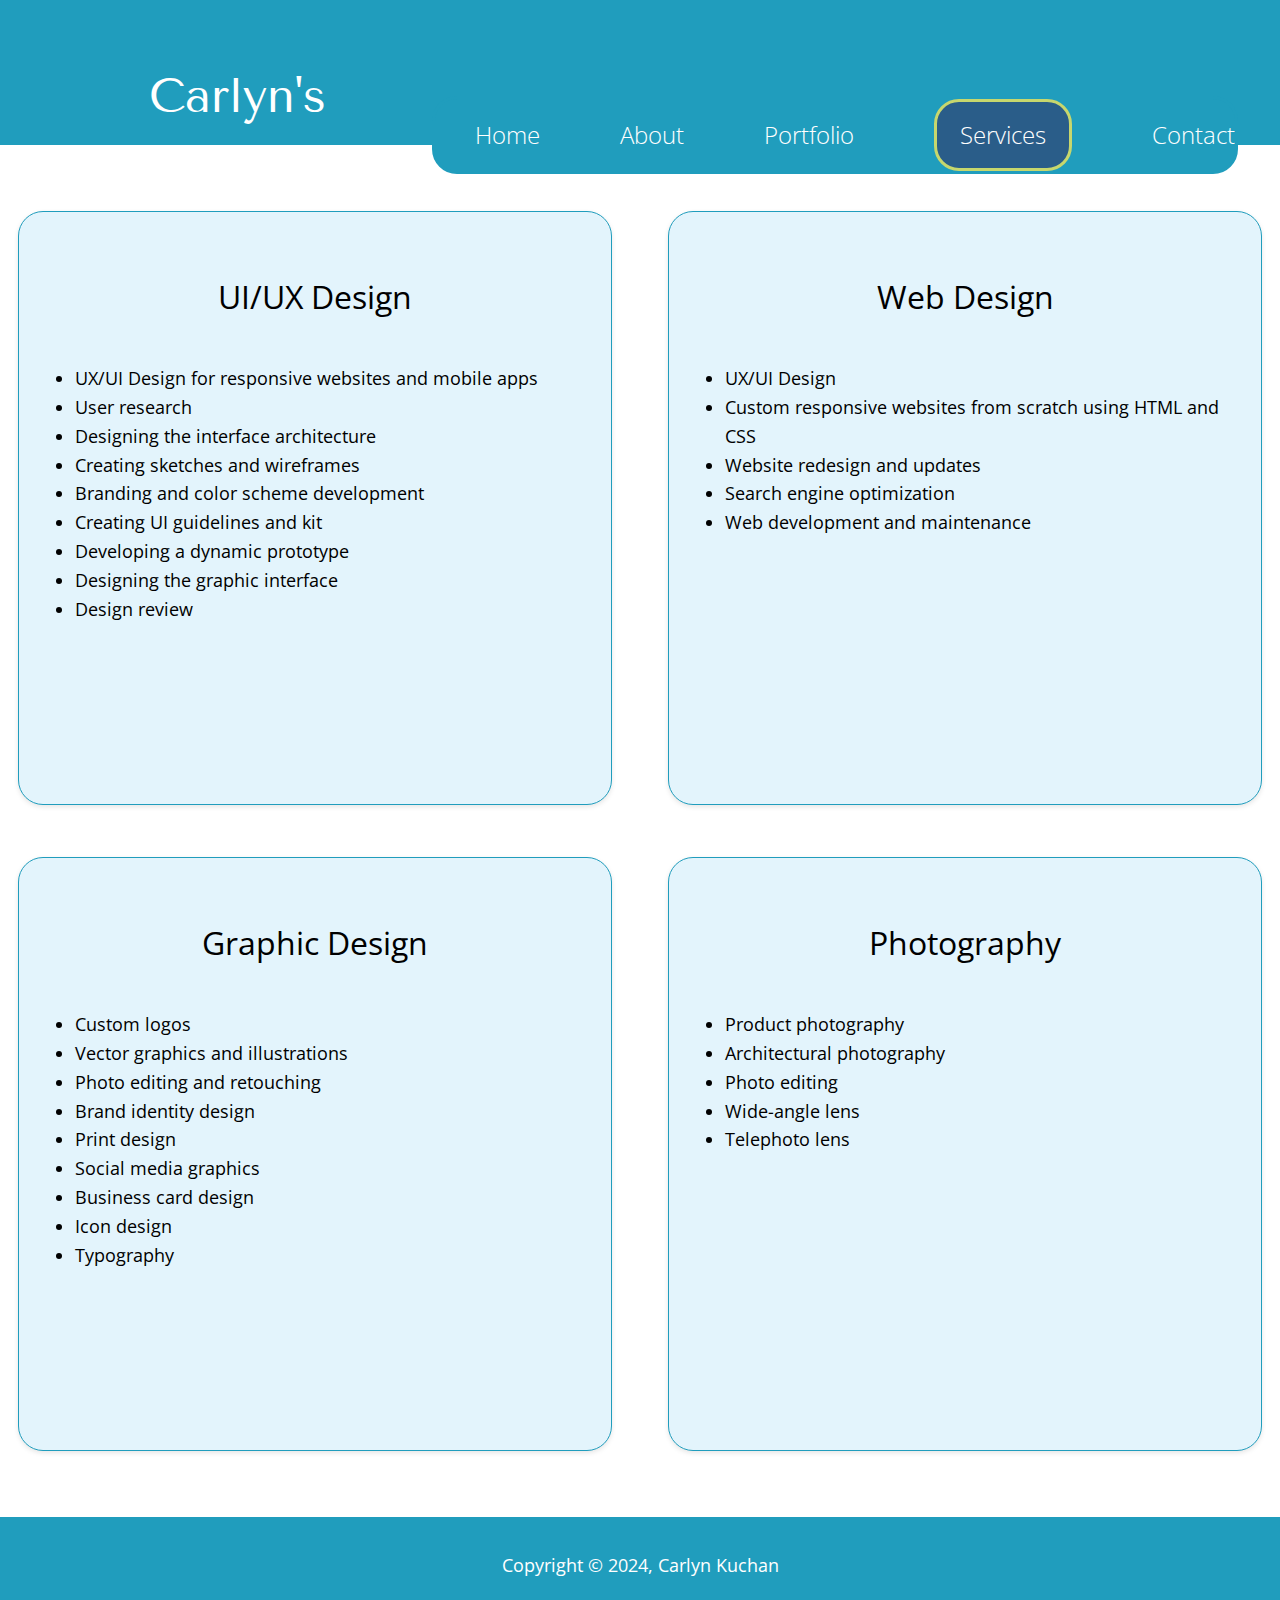
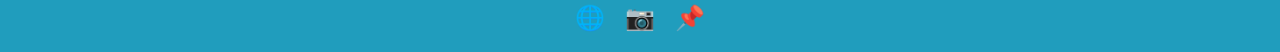
<file: services.html>
<!doctype html>
<html>
<head>
<meta charset="UTF-8">
<title>Carlyn's Creations</title>
<link href="styles.css" rel="stylesheet" type="text/css">
<link rel="preconnect" href="https://fonts.googleapis.com">
<link rel="preconnect" href="https://fonts.gstatic.com" crossorigin>
<link href="https://fonts.googleapis.com/css2?family=Open+Sans:ital,wght@0,300..800;1,300..800&display=swap" rel="stylesheet">
<link href="https://fonts.googleapis.com/css2?family=Rosario:ital,wght@0,300..700;1,300..700&family=Tenor+Sans&display=swap" rel="stylesheet">
</head>

<body>
  <header>
	  <div class="navbar">
            <h1 class="logo">Carlyn's Creations</h1>
            <nav>
                <ul class="nav-links">
                    <li><a href="index.html">Home</a></li>
                    <li><a href="about.html">About</a></li>
                    <li><a href="portfolio.html">Portfolio</a></li>
                    <li><a href="services.html" class="active">Services</a></li>
                    <li><a href="contact.html">Contact</a></li>
                </ul>
            </nav>
        </div>
  </header>
  <main>
    <section class="services">
      <div class="services-card">
        <h4><strong>UI/UX Design</strong></h4>
        <ul>
          <li>UX/UI Design for responsive websites and mobile apps</li>
          <li>User research</li>
          <li>Designing the interface architecture</li>
          <li>Creating sketches and wireframes</li>
          <li>Branding and color scheme development</li>
          <li>Creating UI guidelines and kit</li>
          <li>Developing a dynamic prototype</li>
          <li>Designing the graphic interface</li>
          <li>Design review</li>
        </ul>
      </div>
      <div class="services-card">
        <h4><strong>Web Design</strong></h4>
          <ul>
              <li>UX/UI Design</li>
              <li>Custom responsive websites from scratch using HTML and CSS</li>
              <li>Website redesign and updates</li>
              <li>Search engine optimization</li>
              <li>Web development and maintenance</li>
          </ul>
      </div>
      <div class="services-card">
        <h4><strong>Graphic Design</strong></h4>
          <ul>
              <li>Custom logos</li>
              <li>Vector graphics and illustrations</li>
              <li>Photo editing and retouching</li>
              <li>Brand identity design</li>
              <li>Print design</li>
              <li>Social media graphics</li>
              <li>Business card design</li>
              <li>Icon design</li>
              <li>Typography</li>
          </ul>
      </div>
      <div class="services-card">
        <h4><strong>Photography</strong></h4>
          <ul>
              <li>Product photography</li>
              <li>Architectural photography</li>
              <li>Photo editing</li>
              <li>Wide-angle lens</li>
              <li>Telephoto lens</li>
          </ul>
      </div>
    </section>
  </main>
  <footer>
    <p>Copyright &copy; 2024, Carlyn Kuchan</p>
    <div class="social-media">
            <a href="https://www.etsy.com/shop/TrueDesignTemplates" aria-label="Etsy">🌐</a>
            <a href="https://www.instagram.com/carlynscaptures" aria-label="Instagram">📷</a>
            <a href="https://www.pinterest.com/carlynkuchan/_pins/" aria-label="Pinterest">📌</a>
    </div>
  </footer>
</body>
</html>
</file>
<file: styles.css>
@charset "UTF-8";
/* CSS Document */

/* General Styles */
body {
  	margin: 0;
  	padding: 0;
  	display: grid;
  	grid-template-areas:
		"header header"
		"main main"
		"footer footer";
  	grid-template-rows: auto 1fr auto; /* Header, Main Content, Footer */
  	grid-template-columns: 200px 2fr;  /* Sidebar, Main Content */
  	min-height: 100vh;
    line-height: 1.6;
  	color: black;
    font-family: "Open Sans", "Sans-serif";
}
a {
    text-decoration: none;
    color: inherit;
}
p {
  font-family: "Open Sans", "Sans-serif";
  font-size: 18px;
}
ul {
  font-family: "Open Sans", "sans-serif";
  font-size: 18px;
}
header {
  	grid-row: 1;
  	grid-column: 1/ -1; /* Span across all columns */
  	background-color: #209DBD;
    height: 125px;
  	text-align: center;
    align-content: center;
    position: relative;
  	color: white;
  	font-family: "Open Sans", "sans-serif";
  	font-weight: 100;
  	font-size: 3em;
  	padding: 10px;
}
.navbar {
    display: flex;
    justify-content: space-between;
    align-items: center;
    padding: 1rem 2rem;
}

.logo {
    font-size: 3rem;
    font-style: normal;
    font-weight: 400;
    font-family: "Tenor Sans", "serif";
}

.nav-links {
    list-style: none;
    display: flex;
    align-items: center;
    flex-direction: row;
    gap: 80px;
    overflow: hidden;
    justify-content: space-around;
    font-size: 1.5rem;
    background-color: #209DBD;
    border: 3px solid #209DBD;
    border-radius: 25px;
}

.nav-links li {
    display: inline;
}

.nav-links .active {
    background-color: #2A5D89;
    display: flex;
    width: 100px;
    height: 50px;
    padding: 8px 16px;
    justify-content: center;
    align-items: center;
    flex-shrink: 0;
    border: 3px solid #C7D76D;
    border-radius: 25px;
}
nav ul li a:hover {
    color: #C7D76D;
}

.hero {
    background: url("images/switzerland2.jpg") no-repeat center center/cover;
    padding: 4rem 2rem;
    color: white;
    text-shadow: 2px 2px 4px rgba(0, 0, 0, 0.7);
    text-align: center;
    line-height:inherit;
}

.hero h2 {
    font-size: 4rem;
    margin-bottom: 0.5rem;
    font-family: "Open Sans", "sans-serif";
    font-weight: 100;
}

.subheading {
    font-size: 2rem;
    margin-top: 0.5rem;
    color: #2A5D89;
    text-align: center;
}

.tenor-sans-regular {
  font-family: "Tenor Sans", sans-serif;
  font-weight: 400;
  font-style: normal;
}


/* Main Content */

main {
	grid-row: 2;
	grid-column: 1/ -1;
	background-color: white;
	padding: 0px;
	text-align: left;
	font-family: "Open Sans", "sans-serif";
	color: black;
  font-size: 2em;
}

h4 {
  text-align:center;
  font-family: "Open Sans", "sans-serif";
  font-weight: 100;
}

h5 {
  font-family: "Open Sans", "sans-serif";
  font-weight: 100;
  font-size: 30px;
}
/* Home Page */

.home {
  max-width: 1500px;
  margin: 0 auto;
  display: grid;
  grid-template-columns: 1fr 1fr;
  gap: 20px;
}

.welcome {
    text-align: center;
}
.welcome-card {
    justify-content: center;
    align-content: center;
    text-align: center;
    text-justify: auto;
    background-color: #e3f4fc;
    border: 1px solid #209DBD;
    border-radius: 25px;
    padding: 1rem;
    display: inline-block;
    width: 600px;
    height: 200px;
    margin: 1rem auto;
    box-shadow: 0 2px 5px rgba(0, 0, 0, 0.1);
}

.testimonials {
    text-align: center;
}

.testimonial-card {
    background-color: #e3f4fc;
    border: 1px solid #209DBD;
    border-radius: 25px;
    padding: 1rem;
    display: inline-block;
    width: 600px;
    height: 200px;
    margin: 1rem auto;
    box-shadow: 0 2px 5px rgba(0, 0, 0, 0.1);
}
.testimonial-image {
    width: 50px;
    height: 50px;
    border-radius: 50%;
    margin-bottom: 0.5rem;
    background: #C7D76D;
    border: 10px solid #FFFFFF;
}

/* About Page */


.about {
  padding-bottom: 50px;
  padding-top: 50px;
  max-width: 1300px;
  margin: 0 auto;
  display: grid;
  grid-template-columns: 1fr 1fr;
  gap: 20px;
}

.about img {
  border-radius: 25px;
}

.carlynandlulu {
  padding-top: 1.5rem;
}

/* Portfolio Page */

.portfolio {
  padding: 50px 50px 50px 50px;
  max-width: 1300px;
  margin: 0 auto;
  display: grid;
  grid-template-columns: 1fr 1fr;
  grid-template-rows: 1fr 1fr;
  gap: 20px;
}

.portfoliocard {
    background-color: #e3f4fc;
    border-radius: 25px;
    padding: 1rem;
    display: inline-block;
    width: 600px;
    height: 250px;
    margin: 1rem auto;
    box-shadow: 0 2px 5px rgba(0, 0, 0, 0.1);
}

/* All Portfolio Pages */

.next-button {
      padding: 10px 20px;
      color: black;
      text-decoration: none;
      border-radius: 5px;
      font-size: 16px;
      font-weight: bold;
      text-align: center;
}

.next-button:hover {
      color: #209DBD;
}

.portfoliotitle {
    display: flex;
    justify-content: center;
}

/* Volunteer Connect */

.textbox {
  padding: 0px 30px 0px 30px;
}

.projecttype {
    background-color: #FFF1C0;
    border-radius: 25px;
    padding: 1rem;
    display: grid;
    justify-content: center;
    grid-template-columns: 1fr 1fr;
    gap: 50px;
    max-width: 1200px;
    height: 250px;
    margin: 2rem auto;
    box-shadow: 0 2px 5px rgba(0, 0, 0, 0.1);
}

.objective {
    background-color: #FFAC4F;
    border-radius: 25px;
    padding: 1rem;
    text-align: center;
    max-width: 1200px;
    height: 125px;
    margin: 1rem auto;
    box-shadow: 0 2px 5px rgba(0, 0, 0, 0.1);
}

.objectivetext {
   display: flex; 
    justify-content: center;
}

.approachandresult {
    background-color: #D3F1FF;
    border-radius: 25px;
    padding: 1rem;
    display: grid;
    justify-content: center;
    grid-template-columns: 1fr 1fr;
    gap: 50px;
    max-width: 1200px;
    height: 250px;
    margin: 2rem auto;
    box-shadow: 0 2px 5px rgba(0, 0, 0, 0.1);
}

.mockups {
    padding: 1rem;
    display: grid;
    justify-content: center;
    grid-template-columns: 1fr 1fr;
    grid-template-rows: 1fr 1fr;
    gap: 50px;
    max-width: 1200px;
    margin: 2rem auto;
}


/* Graphic Design */

.container2 {
  width: 100%;
  display: flex;
  flex-wrap: wrap;
  felx-direction: row;
  justify-content: space-around;
  grid-template-columns: 1fr 1fr 1fr 1fr;
  grid-gap: 30px;
}

/* Typography */

/* Photography */

.photography {
  padding-left: 20px;
  padding-right: 20px;
}

.container1 {
  width: 100%;
  display: grid;
  justify-content: center;
  grid-template-columns: 1fr 1fr;
  grid-gap: 30px;
  padding: 1rem 1rem 1rem 1rem;
}

/* Services Page */

.services {
  padding-bottom: 50px;
  padding-top: 50px;
  max-width: 1300px;
  margin: 0 auto;
  display: grid;
  grid-template-columns: 1fr 1fr;
  grid-template-rows: 1fr 1fr;
  gap: 20px;
}

.services-card {
    background-color: #e3f4fc;
    border-radius: 25px;
    border: 1px solid #209DBD;
    display: inline-block;
    width: 560px;
    height: 560px;
    margin: 1rem auto;
    padding: 1rem;
    box-shadow: 0 2px 5px rgba(0, 0, 0, 0.1);
}

.services-header-card {
    background-color: #e3f4fc;
    border-radius: 25px;
    border-bottom: 3px solid #209DBD;
    padding: 0rem 1rem 1rem 1rem;
    display: inline-block;
    width: 560px;
    height: 80px;
}

/* Contact Page */

.form-style-1 {
  margin:10px auto;
  max-width: 600px;
  padding: 20px 12px 10px 20px;
  font: 14px "Open Sans", "sans-serif";
}
.form-style-1 li {
  padding: 0;
  display: block;
  list-style: none;
  margin: 10px 0 0 0;
}
.form-style-1 label{
  margin:0 0 3px 0;
  padding:0px;
  display:block;
  font-weight: bold;
}
.form-style-1 input[type=text],
.form-style-1 input[type=date],
.form-style-1 input[type=datetime],
.form-style-1 input[type=number],
.form-style-1 input[type=search],
.form-style-1 input[type=time],
.form-style-1 input[type=url],
.form-style-1 input[type=email],
textarea, select {
  box-sizing: border-box;
  -webkit-box-sizing: border-box;
  -moz-box-sizing: border-box;
  border:1px solid #BEBEBE;
  padding: 7px;
  margin:0px;
  -webkit-transition: all 0.30s ease-in-out;
  -moz-transition: all 0.30s ease-in-out;
  -ms-transition: all 0.30s ease-in-out;
  -o-transition: all 0.30s ease-in-out;
  outline: none;
}
.form-style-1 input[type=text]:focus,
.form-style-1 input[type=date]:focus,
.form-style-1 input[type=datetime]:focus,
.form-style-1 input[type=number]:focus,
.form-style-1 input[type=search]:focus,
.form-style-1 input[type=time]:focus,
.form-style-1 input[type=url]:focus,
.form-style-1 input[type=email]:focus,
.form-style-1 textarea:focus,
.form-style-1 select:focus{
  -moz-box-shadow: 0 0 8px #2A5D89;
  -webkit-box-shadow: 0 0 8px #2A5D89;
  box-shadow: 0 0 8px #2A5D89;
  border: 1px solid #2A5D89;
}
.form-style-1 .field-divided{
  width: 49.6%;
}
.form-style-1 .field-long{
  width: 100%;
}
.form-style-1 .field-select{
  width: 100%;
}
.form-style-1 .field-textarea{
  height: 100px;
}
.form-style-1 input[type=submit], .form-style-1 input[type=button]{
  background: #2A5D89;
  border-radius: 25px;
  padding: 8px 15px 8px 15px;
  border: none;
  color: #fff;
}
.form-style-1 input[type=submit]:hover, .form-style-1 input[type=button]:hover{
  background: #2A5D89;
  border: 3px solid #C7D76D;
  border-radius: 25px;
  box-shadow:none;
  -moz-box-shadow:none;
  -webkit-box-shadow:none;
}
.form-style-1 .required {
  color:red;
}

/* Footer */

footer {
  	grid-row: 3;
  	grid-column: 1/ -1; /* Span across all columns */
  	background-color: #209DBD;
  	padding: 1rem 0;
  	text-align: center;
  	color: white;
  	font-family: "Open Sans", "sans-serif";
  	font-size: 1em;
}
footer .social-media a {
    font-size: 1.5rem;
    margin: 0 0.5rem;
    color: white;
}
</file>
